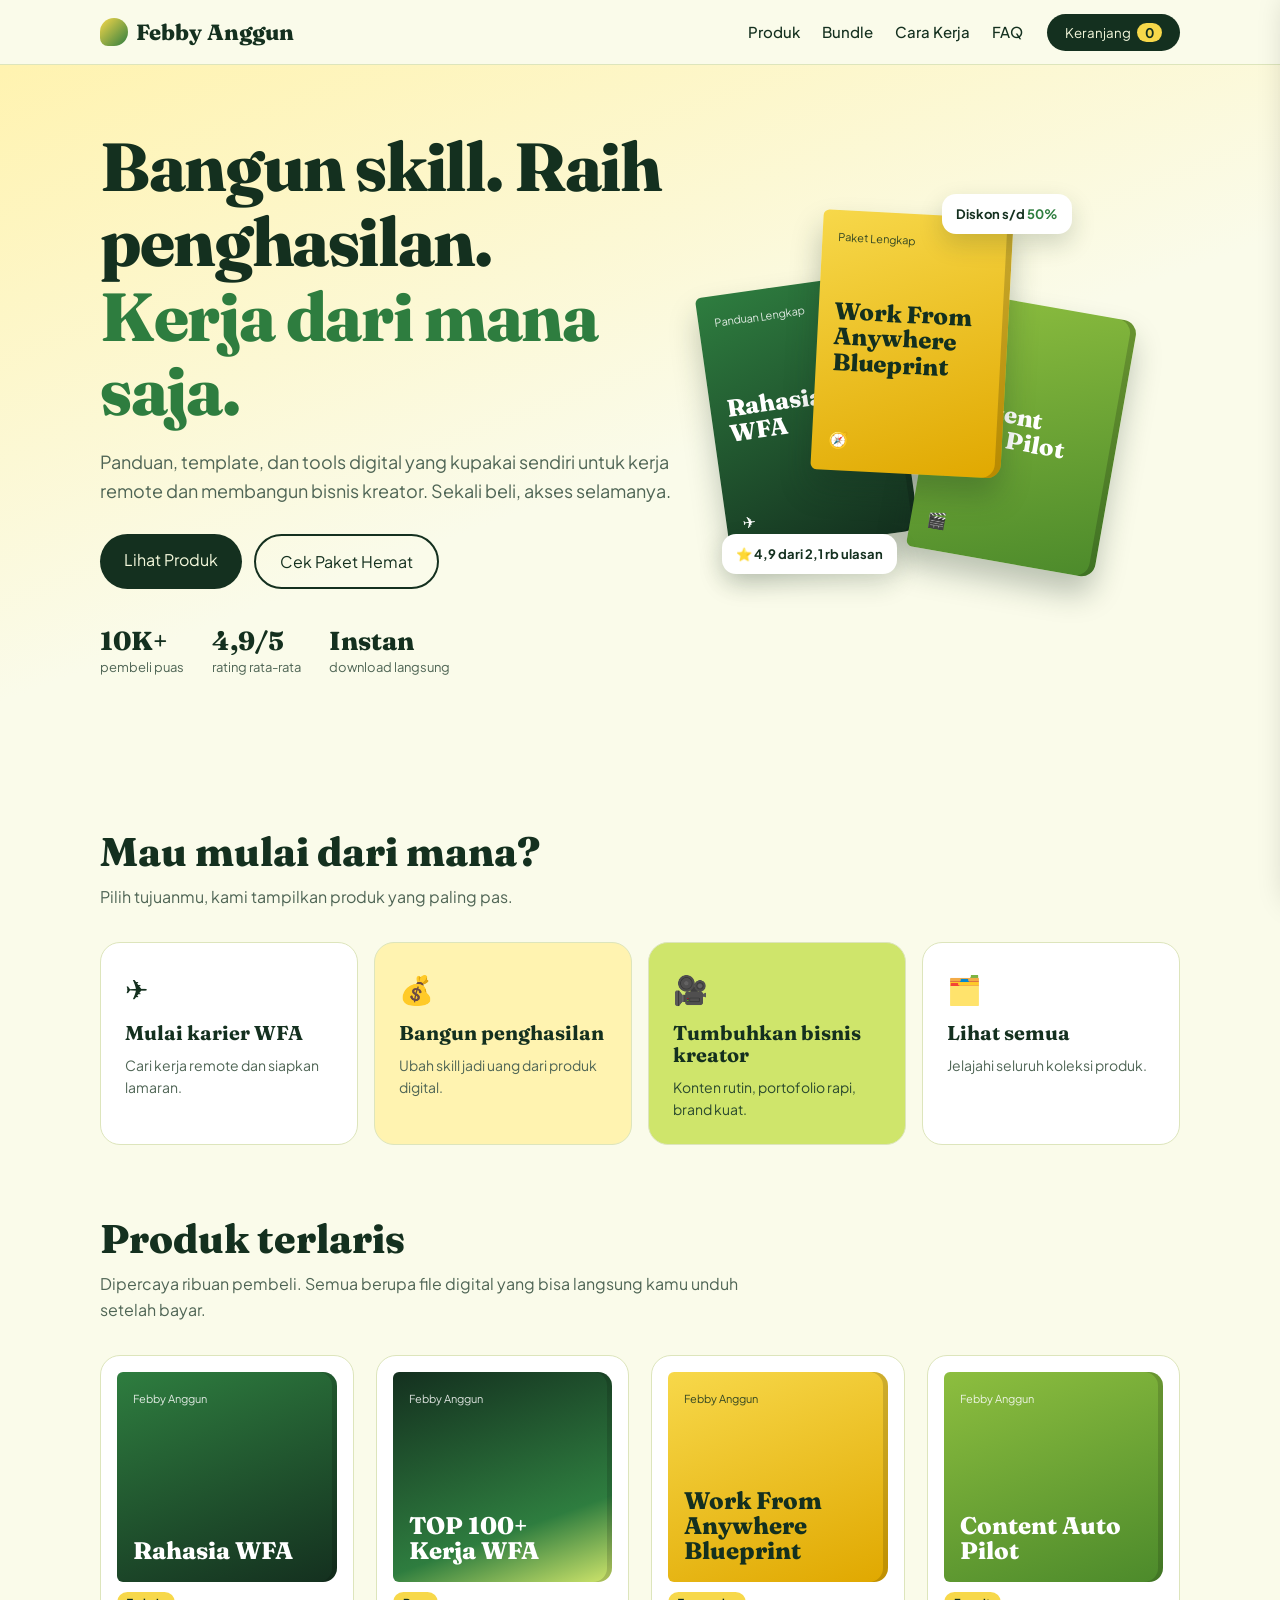
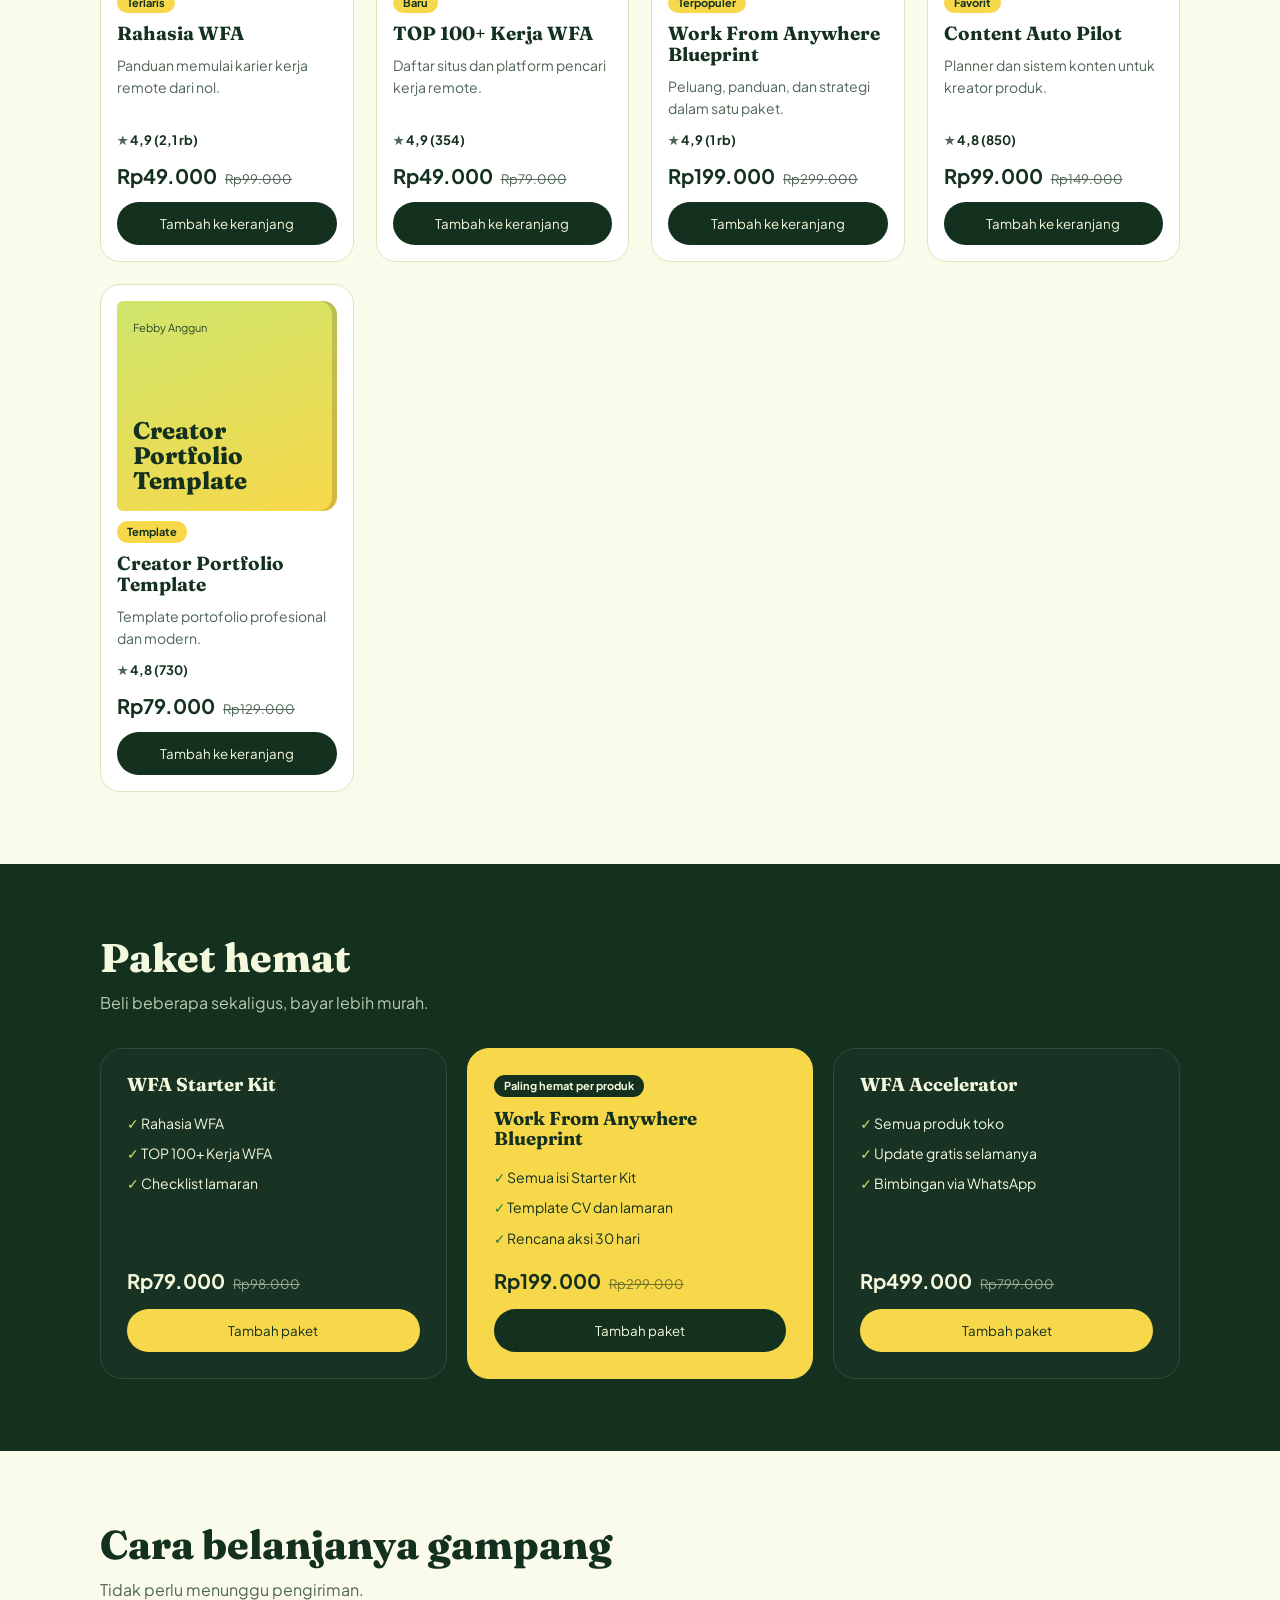
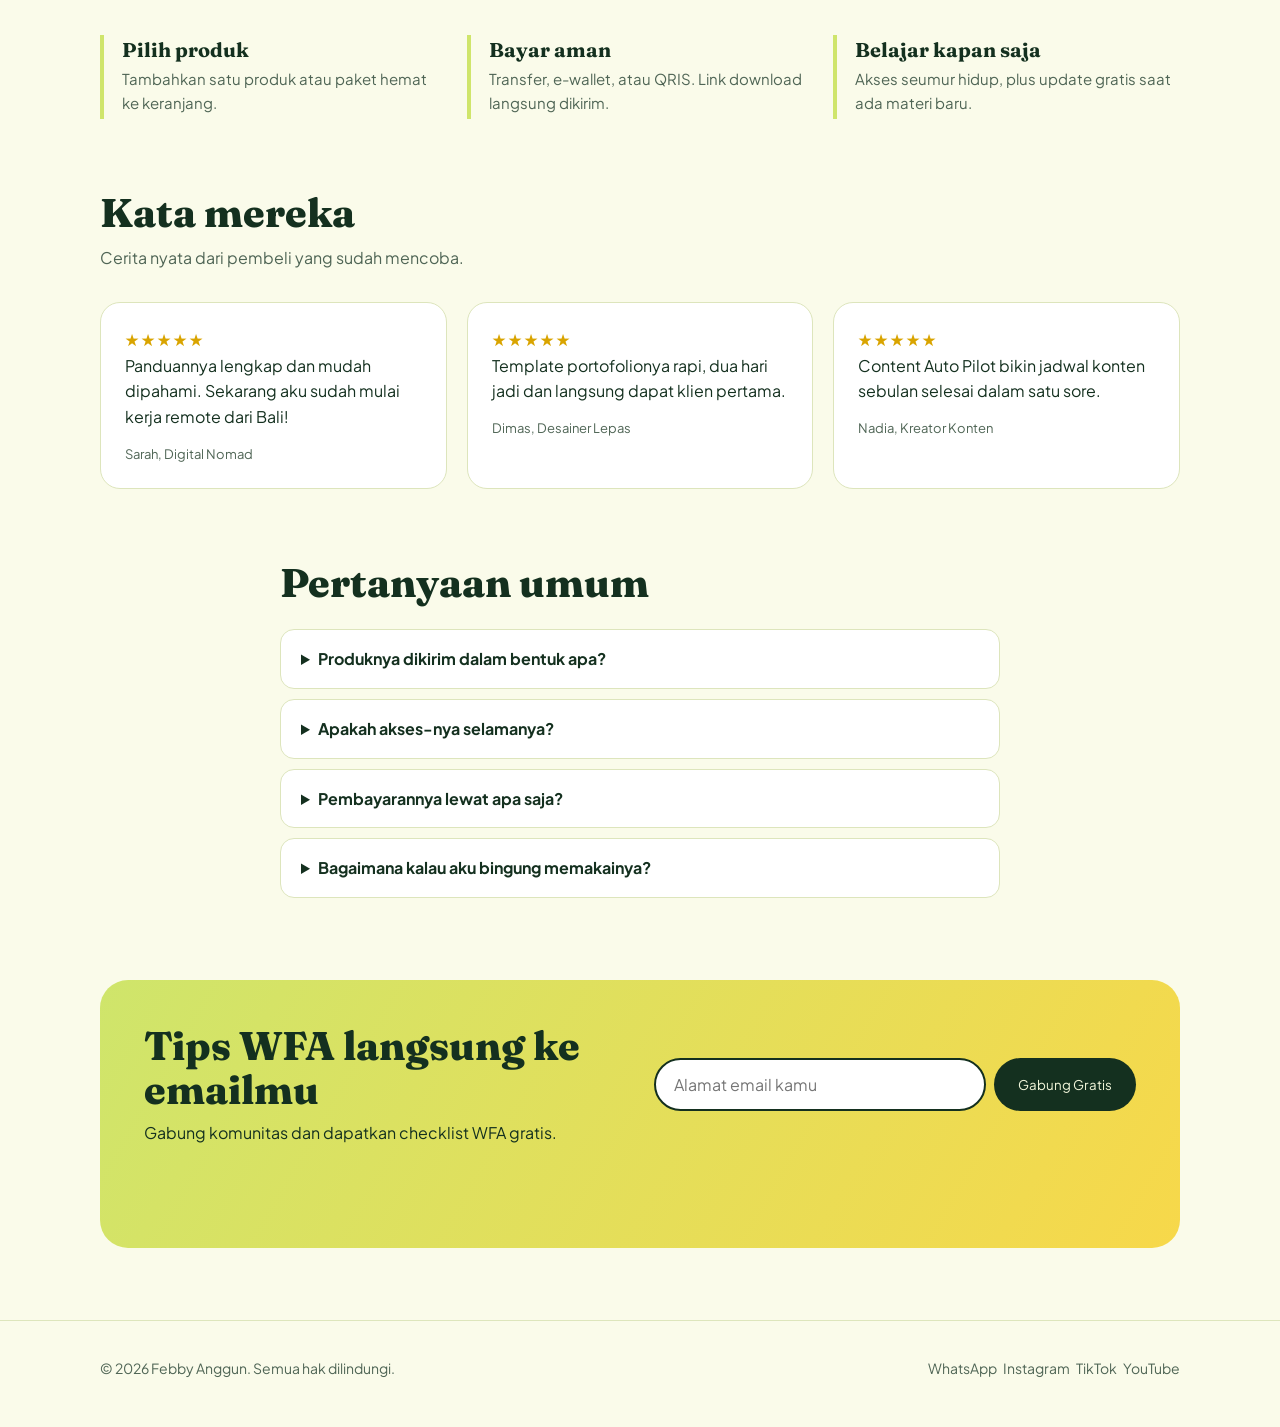
<file: Anggun Febby – Toko Produk Digital.html>
<!DOCTYPE html>
<html lang="id">
<head>
<meta charset="utf-8">
<meta name="viewport" content="width=device-width, initial-scale=1, viewport-fit=cover">
<title>Febby Anggun – Toko Produk Digital untuk Kerja dari Mana Saja</title>
<link rel="preconnect" href="https://fonts.googleapis.com">
<link href="https://fonts.googleapis.com/css2?family=Fraunces:opsz,wght@9..144,600;9..144,800&family=Plus+Jakarta+Sans:wght@400;500;700&display=swap" rel="stylesheet">
<style>
:root{--bg:#FAFBEA;--surface:#fff;--ink:#14301F;--muted:#4F6555;--green:#2E7D3F;--deep:#14301F;--lime:#CFE56B;--sun:#F7D84A;--sun-soft:#FFF3B0;--line:#DDE5BC;--on-deep:#F4F8DC;box-sizing:border-box;padding-top:env(safe-area-inset-top,0px);padding-bottom:env(safe-area-inset-bottom,0px)}
@media (prefers-color-scheme:dark){:root:not([data-theme="light"]){color-scheme:dark;--bg:#0F1B13;--surface:#17271C;--ink:#F1F6D8;--muted:#A9BDA9;--green:#7CC36C;--deep:#0A130D;--lime:#CFE56B;--sun:#F7D84A;--sun-soft:#3A3512;--line:#2A3D2E;--on-deep:#F4F8DC}}
:root[data-theme="dark"]{color-scheme:dark;--bg:#0F1B13;--surface:#17271C;--ink:#F1F6D8;--muted:#A9BDA9;--green:#7CC36C;--deep:#0A130D;--lime:#CFE56B;--sun:#F7D84A;--sun-soft:#3A3512;--line:#2A3D2E;--on-deep:#F4F8DC}
*,*::before,*::after{box-sizing:inherit}
html{scroll-behavior:smooth;scroll-padding-top:env(safe-area-inset-top,0px)}
body{margin:0;background:var(--bg);color:var(--ink);font:400 16px/1.6 "Plus Jakarta Sans",system-ui,sans-serif}
h1,h2,h3{font-family:Fraunces,Georgia,serif;line-height:1.1;margin:0}
a{color:inherit;text-decoration:none}
:focus-visible{outline:3px solid var(--green);outline-offset:2px}
.wrap{max-width:1120px;margin:0 auto;padding:0 20px}
section{padding:72px 0}
h2{font-size:clamp(28px,4vw,40px);font-weight:800}
.lead{color:var(--muted);max-width:56ch;margin:10px 0 32px}
.btn{display:inline-block;border:0;border-radius:999px;padding:13px 24px;font:700 15px inherit;font-family:inherit;cursor:pointer;background:var(--sun);color:#14301F;transition:transform .15s}
.btn:hover{transform:translateY(-2px)}
.btn.dark{background:var(--deep);color:var(--on-deep)}
.btn.ghost{background:transparent;border:2px solid currentColor}
header{position:sticky;top:env(safe-area-inset-top,0px);z-index:20;background:var(--bg);border-bottom:1px solid var(--line)}
body::before{content:"";position:fixed;inset:0 0 auto;height:env(safe-area-inset-top,0px);background:var(--bg);z-index:30}
nav{display:flex;align-items:center;gap:24px;height:64px}
.logo{font:800 22px Fraunces,serif;display:flex;align-items:center;gap:8px}
.logo i{width:28px;height:28px;border-radius:50% 50% 50% 8px;background:linear-gradient(135deg,var(--sun),var(--green))}
nav .links{display:flex;gap:22px;margin-left:auto;font-weight:500;font-size:15px}
.cartbtn{position:relative;background:var(--deep);color:var(--on-deep);border:0;border-radius:999px;padding:10px 18px;font:700 14px inherit;font-family:inherit;cursor:pointer}
.cartbtn b{background:var(--sun);color:#14301F;border-radius:999px;padding:1px 8px;margin-left:6px}
@media(max-width:720px){nav .links{display:none}nav .cartbtn{margin-left:auto}}
/* hero */
.hero{background:linear-gradient(160deg,var(--sun-soft) 0%,var(--bg) 55%);padding:64px 0 80px;overflow:hidden}
.hero .wrap{display:grid;grid-template-columns:1.1fr .9fr;gap:40px;align-items:center}
.hero h1{font-size:clamp(38px,6vw,68px);font-weight:800;letter-spacing:-.02em}
.hero h1 span{display:block;color:var(--green)}
.hero p{font-size:18px;color:var(--muted);max-width:46ch;margin:20px 0 28px}
.hero .cta{display:flex;gap:12px;flex-wrap:wrap}
.proof{display:flex;gap:28px;margin-top:36px;flex-wrap:wrap}
.proof div{font-size:13px;color:var(--muted)}
.proof strong{display:block;font:800 26px Fraunces,serif;color:var(--ink)}
.stack{position:relative;height:420px}
.cover{position:absolute;width:190px;height:260px;border-radius:6px 14px 14px 6px;padding:18px 16px;display:flex;flex-direction:column;justify-content:space-between;color:#fff;box-shadow:-6px 0 0 rgba(0,0,0,.18) inset,0 18px 30px rgba(20,48,31,.28)}
.cover small{opacity:.85;font-size:11px}
.cover b{font:800 24px/1.05 Fraunces,serif}
.cover svg{width:44px;height:44px}
.c1{background:linear-gradient(160deg,#2E7D3F,#14301F)}
.c2{background:linear-gradient(160deg,#F7D84A,#E0A800);color:#14301F}
.c3{background:linear-gradient(160deg,#8DBE3F,#4C8A2B)}
.c4{background:linear-gradient(160deg,#14301F,#2E7D3F 70%,#CFE56B)}
.c5{background:linear-gradient(160deg,#CFE56B,#F7D84A);color:#14301F}
.stack .c1{left:0;top:90px;transform:rotate(-8deg)}
.stack .c2{left:105px;top:20px;transform:rotate(3deg);z-index:2}
.stack .c3{left:215px;top:110px;transform:rotate(10deg)}
.chip{position:absolute;z-index:3;background:var(--surface);border-radius:14px;padding:10px 14px;font-size:13px;font-weight:700;box-shadow:0 10px 24px rgba(20,48,31,.18)}
.chip em{font-style:normal;color:var(--green)}
@media(max-width:860px){.hero .wrap{grid-template-columns:1fr}.stack{height:380px;max-width:420px}}
/* paths */
.paths{display:grid;grid-template-columns:repeat(4,1fr);gap:16px}
.path{background:var(--surface);border:1px solid var(--line);border-radius:20px;padding:24px;display:flex;flex-direction:column;gap:10px;cursor:pointer;text-align:left;font:inherit;color:inherit}
.path:nth-child(2){background:var(--sun-soft)}
.path:nth-child(3){background:var(--lime);color:#14301F}
.path .ic{font-size:28px}
.path h3{font-size:20px}
.path p{margin:0;font-size:14px;color:var(--muted)}
.path:nth-child(3) p{color:#2B4A2E}
.path.on{outline:3px solid var(--green)}
@media(max-width:900px){.paths{grid-template-columns:1fr 1fr}}
@media(max-width:520px){.paths{grid-template-columns:1fr}}
/* products */
.grid{display:grid;grid-template-columns:repeat(auto-fill,minmax(230px,1fr));gap:22px}
.card{background:var(--surface);border:1px solid var(--line);border-radius:20px;padding:16px;display:flex;flex-direction:column;gap:10px}
.card .cover{position:relative;width:100%;height:210px;box-shadow:-5px 0 0 rgba(0,0,0,.15) inset}
.tag{align-self:flex-start;background:var(--sun);color:#14301F;border-radius:999px;font-size:11px;font-weight:700;padding:2px 10px}
.card h3{font-size:19px}
.card p{margin:0;color:var(--muted);font-size:14px;flex:1}
.rate{font-size:13px;color:var(--muted)}.rate b{color:var(--ink)}
.price{display:flex;align-items:baseline;gap:8px;font-weight:700;font-size:20px}
.price s{font-size:13px;color:var(--muted);font-weight:400}
.card .btn{width:100%;text-align:center}
/* bundles */
.bundles{background:var(--deep);color:var(--on-deep)}
.bundles .lead{color:#B9CBB0}
.bgrid{display:grid;grid-template-columns:repeat(3,1fr);gap:20px}
.bundle{border:1px solid #2F4A36;border-radius:22px;padding:26px;display:flex;flex-direction:column;gap:12px;background:#183323}
.bundle.best{background:var(--sun);color:#14301F;border-color:var(--sun)}
.bundle ul{margin:0;padding:0;list-style:none;font-size:14px;flex:1}
.bundle li{padding:4px 0}.bundle li::before{content:"✓ ";font-weight:700;color:var(--lime)}
.bundle.best li::before{color:var(--green)}
.bundle .price s{color:inherit;opacity:.6}
.bundle.best .btn{background:var(--deep);color:var(--on-deep)}
@media(max-width:860px){.bgrid{grid-template-columns:1fr}}
/* steps / testi */
.steps{display:grid;grid-template-columns:repeat(3,1fr);gap:20px;counter-reset:s}
.step{border-left:4px solid var(--lime);padding:4px 0 4px 18px}
.step h3{font-size:20px;margin-bottom:6px}.step p{margin:0;color:var(--muted);font-size:15px}
@media(max-width:760px){.steps{grid-template-columns:1fr}}
.tgrid{display:grid;grid-template-columns:repeat(3,1fr);gap:20px}
.quote{background:var(--surface);border:1px solid var(--line);border-radius:20px;padding:24px;margin:0}
.quote p{margin:0 0 14px}.quote footer{font-size:13px;color:var(--muted)}
.stars{color:#D9A400;letter-spacing:2px}
@media(max-width:860px){.tgrid{grid-template-columns:1fr}}
.faq details{background:var(--surface);border:1px solid var(--line);border-radius:14px;padding:16px 20px;margin-bottom:10px}
.faq summary{font-weight:700;cursor:pointer}
.faq p{color:var(--muted);margin:10px 0 0}
.news{background:linear-gradient(120deg,var(--lime),var(--sun));color:#14301F;border-radius:28px;padding:44px;display:grid;grid-template-columns:1fr 1fr;gap:28px;align-items:center}
.news p{margin:8px 0 0}
.news form{display:flex;gap:8px;flex-wrap:wrap}
.news input{flex:1;min-width:180px;border:2px solid #14301F;border-radius:999px;padding:12px 18px;font:inherit;background:#fff;color:#14301F}
.msg{grid-column:1/-1;font-weight:700;min-height:1.4em;margin:0}
@media(max-width:760px){.news{grid-template-columns:1fr;padding:28px}}
footer.site{padding:36px 0 48px;border-top:1px solid var(--line);color:var(--muted);font-size:14px}
footer.site .wrap{display:flex;justify-content:space-between;flex-wrap:wrap;gap:12px}
/* drawer */
.drawer{position:fixed;top:0;right:0;bottom:0;width:min(380px,100%);background:var(--surface);z-index:50;transform:translateX(105%);transition:transform .25s;display:flex;flex-direction:column;padding:calc(20px + env(safe-area-inset-top,0px)) 20px calc(20px + env(safe-area-inset-bottom,0px));box-shadow:-10px 0 30px rgba(0,0,0,.2)}
.drawer.open{transform:none}
.drawer h3{font-size:24px;margin-bottom:12px}
.items{flex:1;overflow:auto}
.item{display:flex;justify-content:space-between;gap:10px;padding:12px 0;border-bottom:1px solid var(--line);font-size:14px}
.item button{background:none;border:0;color:var(--green);cursor:pointer;font:inherit;font-weight:700}
.total{display:flex;justify-content:space-between;font-weight:700;font-size:18px;margin:16px 0}
.empty{color:var(--muted)}
@media(prefers-reduced-motion:reduce){*{transition:none!important;scroll-behavior:auto!important}}
</style>
</head>
<body>
<header><div class="wrap"><nav>
<a class="logo" href="#"><i></i>Febby Anggun</a>
<div class="links"><a href="#produk">Produk</a><a href="#bundle">Bundle</a><a href="#cara">Cara Kerja</a><a href="#faq">FAQ</a></div>
<button class="cartbtn" id="openCart" aria-label="Buka keranjang">Keranjang<b id="count">0</b></button>
</nav></div></header>

<main>
<div class="hero"><div class="wrap">
<div>
<h1>Bangun skill. Raih penghasilan.<span>Kerja dari mana saja.</span></h1>
<p>Panduan, template, dan tools digital yang kupakai sendiri untuk kerja remote dan membangun bisnis kreator. Sekali beli, akses selamanya.</p>
<div class="cta"><a class="btn dark" href="#produk">Lihat Produk</a><a class="btn ghost" href="#bundle">Cek Paket Hemat</a></div>
<div class="proof"><div><strong>10K+</strong>pembeli puas</div><div><strong>4,9/5</strong>rating rata-rata</div><div><strong>Instan</strong>download langsung</div></div>
</div>
<div class="stack" aria-hidden="true">
<div class="cover c1"><small>Panduan Lengkap</small><b>Rahasia WFA</b><span>✈</span></div>
<div class="cover c2"><small>Paket Lengkap</small><b>Work From Anywhere Blueprint</b><span>🧭</span></div>
<div class="cover c3"><small>Planner</small><b>Content Auto Pilot</b><span>🎬</span></div>
<div class="chip" style="left:230px;top:0">Diskon s/d <em>50%</em></div>
<div class="chip" style="left:10px;top:340px">⭐ 4,9 dari 2,1 rb ulasan</div>
</div>
</div></div>

<section><div class="wrap">
<h2>Mau mulai dari mana?</h2>
<p class="lead">Pilih tujuanmu, kami tampilkan produk yang paling pas.</p>
<div class="paths" id="paths">
<button class="path" data-f="wfa"><span class="ic">✈️</span><h3>Mulai karier WFA</h3><p>Cari kerja remote dan siapkan lamaran.</p></button>
<button class="path" data-f="income"><span class="ic">💰</span><h3>Bangun penghasilan</h3><p>Ubah skill jadi uang dari produk digital.</p></button>
<button class="path" data-f="creator"><span class="ic">🎥</span><h3>Tumbuhkan bisnis kreator</h3><p>Konten rutin, portofolio rapi, brand kuat.</p></button>
<button class="path" data-f="all"><span class="ic">🗂️</span><h3>Lihat semua</h3><p>Jelajahi seluruh koleksi produk.</p></button>
</div></div></section>

<section id="produk" style="padding-top:0"><div class="wrap">
<h2>Produk terlaris</h2>
<p class="lead">Dipercaya ribuan pembeli. Semua berupa file digital yang bisa langsung kamu unduh setelah bayar.</p>
<div class="grid" id="grid"></div>
</div></section>

<section class="bundles" id="bundle"><div class="wrap">
<h2>Paket hemat</h2>
<p class="lead">Beli beberapa sekaligus, bayar lebih murah.</p>
<div class="bgrid" id="bgrid"></div>
</div></section>

<section id="cara"><div class="wrap">
<h2>Cara belanjanya gampang</h2>
<p class="lead">Tidak perlu menunggu pengiriman.</p>
<div class="steps">
<div class="step"><h3>Pilih produk</h3><p>Tambahkan satu produk atau paket hemat ke keranjang.</p></div>
<div class="step"><h3>Bayar aman</h3><p>Transfer, e-wallet, atau QRIS. Link download langsung dikirim.</p></div>
<div class="step"><h3>Belajar kapan saja</h3><p>Akses seumur hidup, plus update gratis saat ada materi baru.</p></div>
</div></div></section>

<section style="padding-top:0"><div class="wrap">
<h2>Kata mereka</h2>
<p class="lead">Cerita nyata dari pembeli yang sudah mencoba.</p>
<div class="tgrid">
<figure class="quote"><div class="stars">★★★★★</div><p>Panduannya lengkap dan mudah dipahami. Sekarang aku sudah mulai kerja remote dari Bali!</p><footer>Sarah, Digital Nomad</footer></figure>
<figure class="quote"><div class="stars">★★★★★</div><p>Template portofolionya rapi, dua hari jadi dan langsung dapat klien pertama.</p><footer>Dimas, Desainer Lepas</footer></figure>
<figure class="quote"><div class="stars">★★★★★</div><p>Content Auto Pilot bikin jadwal konten sebulan selesai dalam satu sore.</p><footer>Nadia, Kreator Konten</footer></figure>
</div></div></section>

<section class="faq" id="faq" style="padding-top:0"><div class="wrap" style="max-width:760px">
<h2 style="margin-bottom:24px">Pertanyaan umum</h2>
<details><summary>Produknya dikirim dalam bentuk apa?</summary><p>File digital (PDF, template, spreadsheet). Link download muncul setelah pembayaran dan juga dikirim ke email.</p></details>
<details><summary>Apakah akses-nya selamanya?</summary><p>Ya. Sekali beli, kamu bisa mengunduh ulang kapan pun dan mendapat update gratis.</p></details>
<details><summary>Pembayarannya lewat apa saja?</summary><p>Transfer bank, e-wallet (GoPay, OVO, DANA), dan QRIS.</p></details>
<details><summary>Bagaimana kalau aku bingung memakainya?</summary><p>Tim kami siap membantu lewat WhatsApp pada jam kerja.</p></details>
</div></section>

<section style="padding-top:0"><div class="wrap">
<div class="news">
<div><h2>Tips WFA langsung ke emailmu</h2><p>Gabung komunitas dan dapatkan checklist WFA gratis.</p></div>
<form id="nf"><input type="email" required placeholder="Alamat email kamu" aria-label="Email"><button class="btn dark">Gabung Gratis</button></form>
<p class="msg" id="msg" role="status"></p>
</div></div></section>
</main>

<footer class="site"><div class="wrap"><span>© 2026 Febby Anggun. Semua hak dilindungi.</span><span><a href="#">WhatsApp</a> &nbsp; <a href="#">Instagram</a> &nbsp; <a href="#">TikTok</a> &nbsp; <a href="#">YouTube</a></span></div></footer>

<aside class="drawer" id="drawer" aria-label="Keranjang">
<h3>Keranjang</h3>
<div class="items" id="items"></div>
<div class="total"><span>Total</span><span id="total">Rp0</span></div>
<button class="btn dark" id="checkout">Bayar Sekarang</button>
<button class="btn ghost" id="closeCart" style="margin-top:8px">Lanjut belanja</button>
</aside>

<script>
const rp=n=>"Rp"+n.toLocaleString("id-ID");
const P=[
{id:"rahasia",n:"Rahasia WFA",d:"Panduan memulai karier kerja remote dari nol.",p:49000,o:99000,f:"wfa",c:"c1",t:"Terlaris",r:"4,9 (2,1 rb)"},
{id:"top100",n:"TOP 100+ Kerja WFA",d:"Daftar situs dan platform pencari kerja remote.",p:49000,o:79000,f:"wfa",c:"c4",t:"Baru",r:"4,9 (354)"},
{id:"blueprint",n:"Work From Anywhere Blueprint",d:"Peluang, panduan, dan strategi dalam satu paket.",p:199000,o:299000,f:"income",c:"c2",t:"Terpopuler",r:"4,9 (1 rb)"},
{id:"autopilot",n:"Content Auto Pilot",d:"Planner dan sistem konten untuk kreator produk.",p:99000,o:149000,f:"creator",c:"c3",t:"Favorit",r:"4,8 (850)"},
{id:"portfolio",n:"Creator Portfolio Template",d:"Template portofolio profesional dan modern.",p:79000,o:129000,f:"creator",c:"c5",t:"Template",r:"4,8 (730)"}];
const B=[
{id:"starter",n:"WFA Starter Kit",l:["Rahasia WFA","TOP 100+ Kerja WFA","Checklist lamaran"],p:79000,o:98000},
{id:"bp",n:"Work From Anywhere Blueprint",l:["Semua isi Starter Kit","Template CV dan lamaran","Rencana aksi 30 hari"],p:199000,o:299000,best:1,t:"Paling hemat per produk"},
{id:"acc",n:"WFA Accelerator",l:["Semua produk toko","Update gratis selamanya","Bimbingan via WhatsApp"],p:499000,o:799000}];
let cart=[];
const $=s=>document.querySelector(s);
function grid(f){ $("#grid").innerHTML=P.filter(x=>f==="all"||x.f===f).map(x=>`<article class="card"><div class="cover ${x.c}"><small>Febby Anggun</small><b>${x.n}</b></div><span class="tag">${x.t}</span><h3>${x.n}</h3><p>${x.d}</p><div class="rate">★ <b>${x.r}</b></div><div class="price">${rp(x.p)}<s>${rp(x.o)}</s></div><button class="btn dark" data-add="${x.id}">Tambah ke keranjang</button></article>`).join("")}
$("#bgrid").innerHTML=B.map(b=>`<div class="bundle ${b.best?"best":""}">${b.t?`<span class="tag" style="background:var(--deep);color:var(--on-deep)">${b.t}</span>`:""}<h3>${b.n}</h3><ul>${b.l.map(i=>`<li>${i}</li>`).join("")}</ul><div class="price">${rp(b.p)}<s>${rp(b.o)}</s></div><button class="btn" data-add="${b.id}">Tambah paket</button></div>`).join("");
grid("all");
document.addEventListener("click",e=>{
 const a=e.target.closest("[data-add]"); if(a){const it=[...P,...B].find(x=>x.id===a.dataset.add); if(!cart.some(c=>c.id===it.id))cart.push(it); render(); $("#drawer").classList.add("open");}
 const rm=e.target.closest("[data-rm]"); if(rm){cart=cart.filter(c=>c.id!==rm.dataset.rm);render();}
 const pa=e.target.closest(".path"); if(pa){document.querySelectorAll(".path").forEach(x=>x.classList.remove("on"));pa.classList.add("on");grid(pa.dataset.f);$("#produk").scrollIntoView({behavior:"smooth"});}
});
function render(){
 $("#count").textContent=cart.length;
 $("#items").innerHTML=cart.length?cart.map(c=>`<div class="item"><span>${c.n}<br><small>${rp(c.p)}</small></span><button data-rm="${c.id}">Hapus</button></div>`).join(""):'<p class="empty">Keranjangmu masih kosong. Pilih produk untuk mulai.</p>';
 $("#total").textContent=rp(cart.reduce((s,c)=>s+c.p,0));
}
$("#openCart").onclick=()=>$("#drawer").classList.add("open");
$("#closeCart").onclick=()=>$("#drawer").classList.remove("open");
$("#checkout").onclick=()=>{ if(!cart.length){return} alert("Ini halaman contoh. Sambungkan tombol ini ke pembayaran (Midtrans, Xendit, atau Lynk.id)."); };
$("#nf").onsubmit=e=>{e.preventDefault();$("#msg").textContent="Terima kasih! Cek emailmu untuk checklist WFA.";e.target.reset()};
render();
</script>
</body>
</html>
</file>
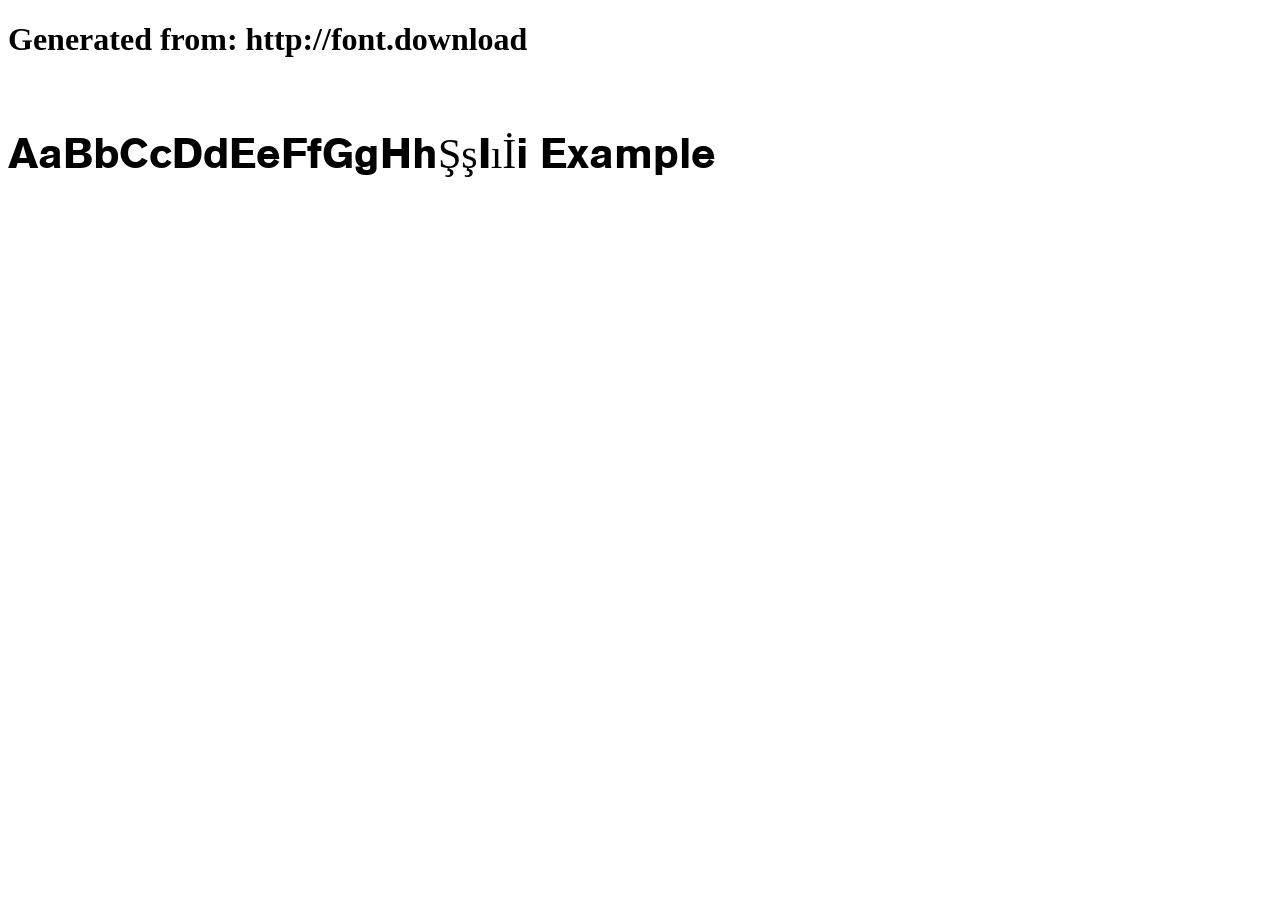
<file: assets/font/akzidenzgrotesk-webfont/example.html>
<!DOCTYPE html>
<html xmlns="http://www.w3.org/1999/xhtml">
<head>
    <meta http-equiv="Content-Type" content="text/html; charset=utf-8"/>
    <link rel="stylesheet" type="text/css"
          href="style.css"/>
</head>

<body>

<h1>Generated from: http://font.download</h1><br/>
<h1 style="font-family:'Akzidenz Grotesk Black';font-weight:normal;font-size:42px">AaBbCcDdEeFfGgHhŞşIıİi Example</h1>


</body>
</html>
</file>
<file: assets/font/akzidenzgrotesk-webfont/style.css>
/* #### Generated By: http://font.download #### */

    @font-face {
    font-family: 'Akzidenz Grotesk Black';
    font-style: normal;
    font-weight: normal;
    src: local('Akzidenz Grotesk Black'), url('Akzidenz-grotesk-black.woff') format('woff');
    }
</file>
